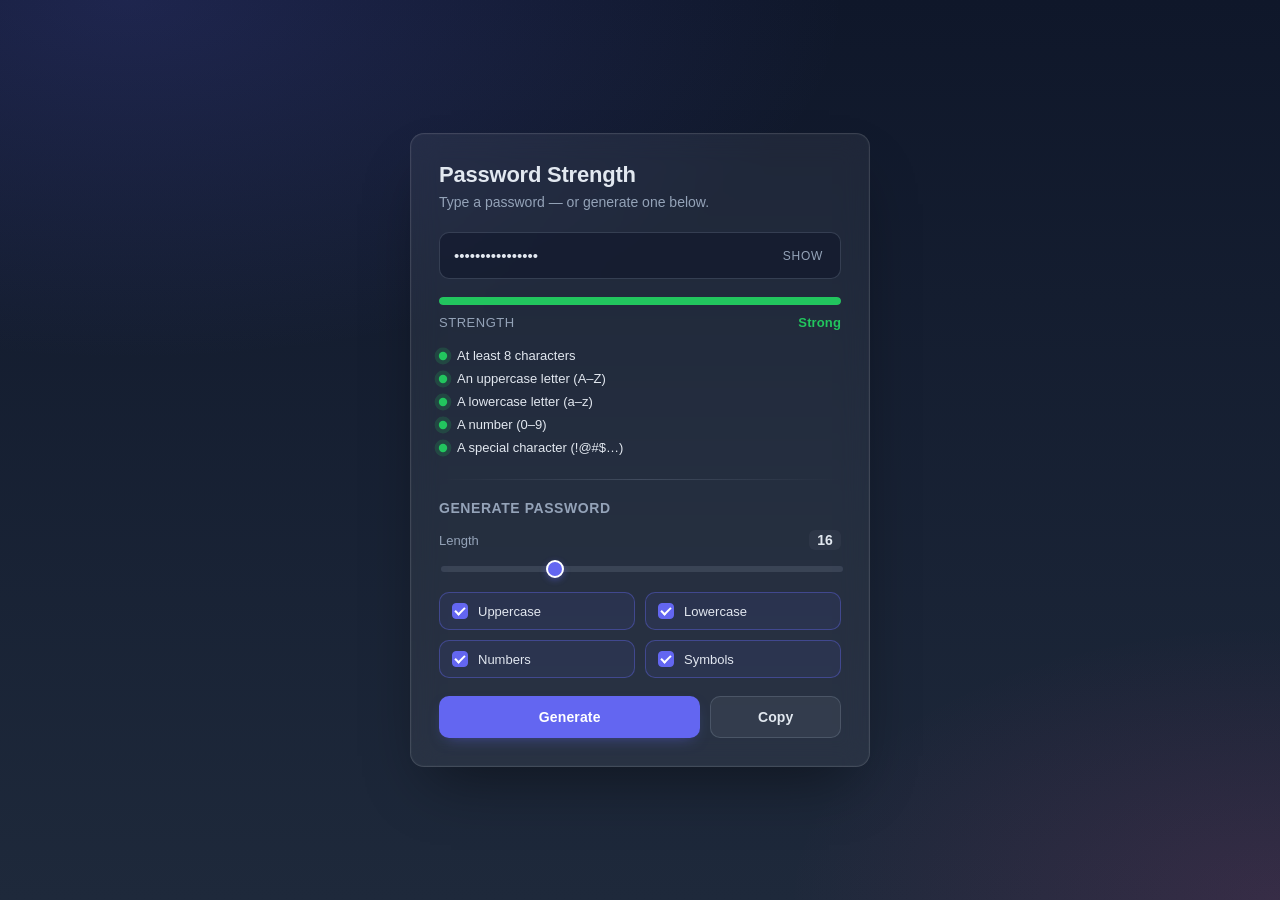
<file: local-vs-cloud-comparison/cloud/index.html>
<!DOCTYPE html>
<html lang="en">
<head>
  <meta charset="UTF-8" />
  <meta name="viewport" content="width=device-width, initial-scale=1.0" />
  <title>Password Strength Checker</title>
  <link rel="stylesheet" href="styles.css" />
</head>
<body>
  <main class="card" role="main">
    <h1 class="card__title">Password Strength</h1>
    <p class="card__subtitle">Type a password — or generate one below.</p>

    <div class="field">
      <input
        id="password"
        type="password"
        class="field__input"
        placeholder="Enter password"
        autocomplete="new-password"
        spellcheck="false"
      />
      <button
        type="button"
        id="toggle"
        class="field__toggle"
        aria-label="Show password"
        aria-pressed="false"
      >
        <span class="field__toggle-icon" aria-hidden="true">show</span>
      </button>
    </div>

    <div class="meter" aria-hidden="true">
      <div id="meter-bar" class="meter__bar"></div>
    </div>

    <div class="status">
      <span id="status-label" class="status__label">Strength</span>
      <span id="status-value" class="status__value">—</span>
    </div>

    <ul id="hints" class="hints" aria-live="polite">
      <li class="hint" data-rule="length">
        <span class="hint__dot"></span>At least 8 characters
      </li>
      <li class="hint" data-rule="uppercase">
        <span class="hint__dot"></span>An uppercase letter (A–Z)
      </li>
      <li class="hint" data-rule="lowercase">
        <span class="hint__dot"></span>A lowercase letter (a–z)
      </li>
      <li class="hint" data-rule="number">
        <span class="hint__dot"></span>A number (0–9)
      </li>
      <li class="hint" data-rule="special">
        <span class="hint__dot"></span>A special character (!@#$…)
      </li>
    </ul>

    <hr class="divider" />

    <section class="generator" aria-label="Password generator">
      <header class="generator__header">
        <h2 class="generator__title">Generate password</h2>
      </header>

      <div class="control">
        <div class="control__row">
          <label for="length" class="control__label">Length</label>
          <span id="length-value" class="control__value">16</span>
        </div>
        <input
          id="length"
          type="range"
          class="slider"
          min="4"
          max="48"
          value="16"
          step="1"
        />
      </div>

      <div class="options" role="group" aria-label="Character types">
        <label class="option">
          <input type="checkbox" data-pool="uppercase" checked />
          <span class="option__box" aria-hidden="true"></span>
          <span class="option__label">Uppercase</span>
        </label>
        <label class="option">
          <input type="checkbox" data-pool="lowercase" checked />
          <span class="option__box" aria-hidden="true"></span>
          <span class="option__label">Lowercase</span>
        </label>
        <label class="option">
          <input type="checkbox" data-pool="number" checked />
          <span class="option__box" aria-hidden="true"></span>
          <span class="option__label">Numbers</span>
        </label>
        <label class="option">
          <input type="checkbox" data-pool="symbol" checked />
          <span class="option__box" aria-hidden="true"></span>
          <span class="option__label">Symbols</span>
        </label>
      </div>

      <div class="actions">
        <button id="generate" type="button" class="btn btn--primary">
          Generate
        </button>
        <button id="copy" type="button" class="btn btn--secondary">
          Copy
        </button>
      </div>
    </section>
  </main>

  <div id="toast" class="toast" role="status" aria-live="polite"></div>

  <script src="script.js"></script>
</body>
</html>
</file>
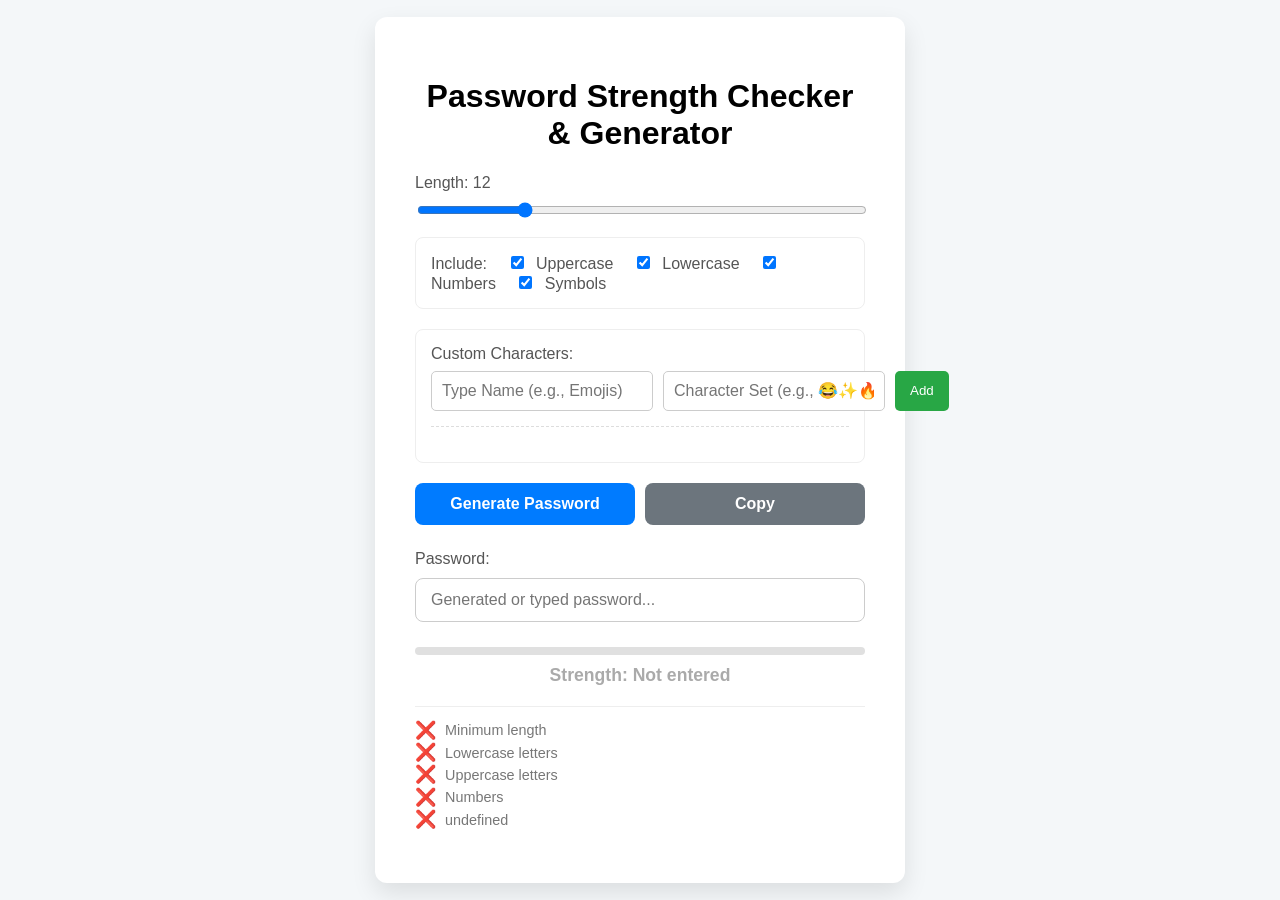
<file: local-vs-cloud-comparison/local/index.html>
<!DOCTYPE html>
<html lang="en">
<head>
    <meta charset="UTF-8">
    <meta name="viewport" content="width=device-width, initial-scale=1.0">
    <title>Password Strength Checker</title>
    <link rel="stylesheet" href="styles.css">
</head>
<body>
    <div class="card">
        <header>
            <h1>Password Strength Checker & Generator</h1>
        </header>

        <div class="controls">
            <!-- Password Length Slider -->
            <div class="control-group">
                <label for="length-slider">Length: <span id="length-value">12</span></label>
                <input type="range" id="length-slider" min="6" max="32" value="12">
            </div>

            <!-- Character Type Controls -->
            <div class="checkbox-group">
                <label>Include:</label>
                <input type="checkbox" id="upper-check" checked> <label for="upper-check">Uppercase</label>
                <input type="checkbox" id="lower-check" checked> <label for="lower-check">Lowercase</label>
                <input type="checkbox" id="number-check" checked> <label for="number-check">Numbers</label>
                <input type="checkbox" id="symbol-check" checked> <label for="symbol-check">Symbols</label>
            </div>

            <!-- Custom Character Types Section -->
            <div class="control-group custom-chars">
                <label>Custom Characters:</label>
                <div class="custom-char-entry">
                    <input type="text" class="custom-char-name" placeholder="Type Name (e.g., Emojis)">
                    <input type="text" class="custom-char-set" placeholder="Character Set (e.g., 😂✨🔥)">
                    <button class="add-custom-btn">Add</button>
                </div>
                <div class="custom-list">
                    <!-- Custom types will be listed here -->
                </div>
            </div>

            <!-- Action Buttons -->
            <div class="action-buttons">
                <button id="generate-btn" class="action-btn">Generate Password</button>
                <button id="copy-btn" class="action-btn disabled" disabled>Copy</button>
            </div>
        </div>

        <div class="input-group">
            <label for="password">Password:</label>
            <input type="password" id="password" placeholder="Generated or typed password...">
        </div>

        <div class="strength-container">
            <div class="progress-bar-wrapper">
                <div id="progress-bar" class="progress-bar"></div>
            </div>
            <p id="strength-text" class="strength-text">Strength: Not entered</p>
        </div >

        <div id="hints" class="validation-hints">
            <!-- Validation hints will be populated here by JavaScript -->
        </div>

        <div id="toast-notification" class="toast"></div>
    </div>

    <script src="script.js"></script>
</body >
</html>
</file>
<file: local-vs-cloud-comparison/cloud/styles.css>
:root {
  --bg-1: #0f172a;
  --bg-2: #1e293b;
  --card-bg: rgba(255, 255, 255, 0.06);
  --card-border: rgba(255, 255, 255, 0.12);
  --text: #e2e8f0;
  --text-muted: #94a3b8;
  --input-bg: rgba(15, 23, 42, 0.6);
  --input-border: rgba(148, 163, 184, 0.25);
  --input-border-focus: #818cf8;
  --track: rgba(148, 163, 184, 0.18);

  --weak: #ef4444;
  --medium: #f59e0b;
  --strong: #22c55e;

  --primary: #6366f1;
  --primary-hover: #818cf8;

  --radius: 14px;
  --transition: 220ms cubic-bezier(0.4, 0, 0.2, 1);
}

* {
  box-sizing: border-box;
}

html,
body {
  margin: 0;
  padding: 0;
  min-height: 100%;
}

body {
  font-family: -apple-system, BlinkMacSystemFont, "Segoe UI", Roboto, Oxygen,
    Ubuntu, Cantarell, "Helvetica Neue", Arial, sans-serif;
  color: var(--text);
  background: radial-gradient(
      1200px 600px at 10% 0%,
      rgba(99, 102, 241, 0.18),
      transparent 60%
    ),
    radial-gradient(
      900px 500px at 100% 100%,
      rgba(236, 72, 153, 0.12),
      transparent 55%
    ),
    linear-gradient(180deg, var(--bg-1), var(--bg-2));
  min-height: 100vh;
  display: grid;
  place-items: center;
  padding: 24px;
}

.card {
  width: 100%;
  max-width: 460px;
  background: var(--card-bg);
  border: 1px solid var(--card-border);
  backdrop-filter: blur(14px);
  -webkit-backdrop-filter: blur(14px);
  border-radius: var(--radius);
  padding: 28px;
  box-shadow: 0 30px 60px -20px rgba(0, 0, 0, 0.45),
    0 0 0 1px rgba(255, 255, 255, 0.02) inset;
  animation: card-in 480ms cubic-bezier(0.2, 0.8, 0.2, 1);
}

@keyframes card-in {
  from {
    opacity: 0;
    transform: translateY(8px) scale(0.985);
  }
  to {
    opacity: 1;
    transform: translateY(0) scale(1);
  }
}

.card__title {
  margin: 0 0 6px;
  font-size: 22px;
  letter-spacing: -0.01em;
}

.card__subtitle {
  margin: 0 0 22px;
  color: var(--text-muted);
  font-size: 14px;
}

.field {
  position: relative;
  margin-bottom: 18px;
}

.field__input {
  width: 100%;
  padding: 14px 70px 14px 14px;
  font-size: 15px;
  color: var(--text);
  background: var(--input-bg);
  border: 1px solid var(--input-border);
  border-radius: 10px;
  outline: none;
  font-family: inherit;
  transition: border-color var(--transition), box-shadow var(--transition),
    background var(--transition);
}

.field__input::placeholder {
  color: var(--text-muted);
}

.field__input:hover {
  border-color: rgba(148, 163, 184, 0.45);
}

.field__input:focus {
  border-color: var(--input-border-focus);
  box-shadow: 0 0 0 4px rgba(129, 140, 248, 0.18);
}

.field__toggle {
  position: absolute;
  top: 50%;
  right: 8px;
  transform: translateY(-50%);
  background: transparent;
  border: 0;
  color: var(--text-muted);
  font-size: 12px;
  letter-spacing: 0.06em;
  text-transform: uppercase;
  padding: 8px 10px;
  border-radius: 8px;
  cursor: pointer;
  transition: color var(--transition), background var(--transition),
    transform var(--transition);
}

.field__toggle:hover {
  color: var(--text);
  background: rgba(255, 255, 255, 0.06);
}

.field__toggle:active {
  transform: translateY(-50%) scale(0.96);
}

.meter {
  height: 8px;
  background: var(--track);
  border-radius: 999px;
  overflow: hidden;
  margin-bottom: 10px;
}

.meter__bar {
  height: 100%;
  width: 0%;
  background: var(--weak);
  border-radius: 999px;
  transition: width var(--transition), background-color var(--transition);
}

.status {
  display: flex;
  justify-content: space-between;
  align-items: baseline;
  margin-bottom: 18px;
  font-size: 13px;
}

.status__label {
  color: var(--text-muted);
  letter-spacing: 0.04em;
  text-transform: uppercase;
}

.status__value {
  font-weight: 600;
  letter-spacing: 0.01em;
  transition: color var(--transition);
}

.status__value[data-level="weak"] {
  color: var(--weak);
}
.status__value[data-level="medium"] {
  color: var(--medium);
}
.status__value[data-level="strong"] {
  color: var(--strong);
}

.hints {
  list-style: none;
  margin: 0;
  padding: 0;
  display: grid;
  gap: 8px;
}

.hint {
  display: flex;
  align-items: center;
  gap: 10px;
  font-size: 13px;
  color: var(--text-muted);
  transition: color var(--transition), transform var(--transition);
}

.hint__dot {
  width: 8px;
  height: 8px;
  border-radius: 50%;
  background: var(--track);
  box-shadow: 0 0 0 2px rgba(148, 163, 184, 0.12);
  transition: background-color var(--transition), box-shadow var(--transition),
    transform var(--transition);
}

.hint.is-met {
  color: var(--text);
}

.hint.is-met .hint__dot {
  background: var(--strong);
  box-shadow: 0 0 0 4px rgba(34, 197, 94, 0.18);
  transform: scale(1.05);
}

/* ---------- Generator ---------- */

.divider {
  border: 0;
  height: 1px;
  background: linear-gradient(
    90deg,
    transparent,
    rgba(148, 163, 184, 0.25),
    transparent
  );
  margin: 24px 0 20px;
}

.generator__header {
  margin-bottom: 14px;
}

.generator__title {
  margin: 0;
  font-size: 14px;
  font-weight: 600;
  letter-spacing: 0.04em;
  text-transform: uppercase;
  color: var(--text-muted);
}

.control {
  margin-bottom: 16px;
}

.control__row {
  display: flex;
  justify-content: space-between;
  align-items: baseline;
  margin-bottom: 8px;
}

.control__label {
  font-size: 13px;
  color: var(--text-muted);
}

.control__value {
  font-size: 14px;
  font-weight: 600;
  font-variant-numeric: tabular-nums;
  color: var(--text);
  background: rgba(255, 255, 255, 0.04);
  padding: 2px 8px;
  border-radius: 6px;
  min-width: 32px;
  text-align: center;
  transition: background var(--transition);
}

.slider {
  -webkit-appearance: none;
  appearance: none;
  width: 100%;
  height: 6px;
  background: var(--track);
  border-radius: 999px;
  outline: none;
  cursor: pointer;
}

.slider::-webkit-slider-thumb {
  -webkit-appearance: none;
  appearance: none;
  width: 18px;
  height: 18px;
  border-radius: 50%;
  background: var(--primary);
  border: 2px solid #fff;
  cursor: pointer;
  box-shadow: 0 2px 6px rgba(99, 102, 241, 0.4);
  transition: transform var(--transition), background var(--transition);
}

.slider::-webkit-slider-thumb:hover {
  background: var(--primary-hover);
  transform: scale(1.1);
}

.slider::-moz-range-thumb {
  width: 18px;
  height: 18px;
  border-radius: 50%;
  background: var(--primary);
  border: 2px solid #fff;
  cursor: pointer;
  box-shadow: 0 2px 6px rgba(99, 102, 241, 0.4);
  transition: transform var(--transition), background var(--transition);
}

.slider::-moz-range-thumb:hover {
  background: var(--primary-hover);
  transform: scale(1.1);
}

.options {
  display: grid;
  grid-template-columns: 1fr 1fr;
  gap: 10px;
  margin-bottom: 18px;
}

.option {
  display: flex;
  align-items: center;
  gap: 10px;
  padding: 10px 12px;
  background: rgba(255, 255, 255, 0.03);
  border: 1px solid rgba(148, 163, 184, 0.15);
  border-radius: 10px;
  cursor: pointer;
  font-size: 13px;
  color: var(--text-muted);
  user-select: none;
  transition: background var(--transition), border-color var(--transition),
    color var(--transition);
}

.option:hover {
  background: rgba(255, 255, 255, 0.05);
  border-color: rgba(148, 163, 184, 0.3);
  color: var(--text);
}

.option input {
  position: absolute;
  opacity: 0;
  pointer-events: none;
}

.option__box {
  width: 16px;
  height: 16px;
  border-radius: 4px;
  border: 1.5px solid rgba(148, 163, 184, 0.5);
  background: transparent;
  position: relative;
  flex-shrink: 0;
  transition: background var(--transition), border-color var(--transition);
}

.option__box::after {
  content: "";
  position: absolute;
  left: 4px;
  top: 1px;
  width: 4px;
  height: 8px;
  border: solid #fff;
  border-width: 0 2px 2px 0;
  transform: rotate(45deg) scale(0);
  transition: transform var(--transition);
}

.option input:checked ~ .option__box {
  background: var(--primary);
  border-color: var(--primary);
}

.option input:checked ~ .option__box::after {
  transform: rotate(45deg) scale(1);
}

.option:has(input:checked) {
  color: var(--text);
  border-color: rgba(99, 102, 241, 0.4);
  background: rgba(99, 102, 241, 0.08);
}

.option input:focus-visible ~ .option__box {
  box-shadow: 0 0 0 3px rgba(129, 140, 248, 0.3);
}

.actions {
  display: grid;
  grid-template-columns: 2fr 1fr;
  gap: 10px;
}

.btn {
  font-family: inherit;
  font-size: 14px;
  font-weight: 600;
  padding: 12px 16px;
  border-radius: 10px;
  border: 1px solid transparent;
  cursor: pointer;
  letter-spacing: 0.01em;
  transition: background var(--transition), border-color var(--transition),
    color var(--transition), transform var(--transition),
    box-shadow var(--transition);
}

.btn:active {
  transform: scale(0.98);
}

.btn:disabled {
  opacity: 0.5;
  cursor: not-allowed;
  transform: none;
}

.btn--primary {
  background: var(--primary);
  color: #fff;
  box-shadow: 0 6px 16px -8px rgba(99, 102, 241, 0.6);
}

.btn--primary:hover:not(:disabled) {
  background: var(--primary-hover);
  box-shadow: 0 10px 22px -8px rgba(99, 102, 241, 0.7);
}

.btn--secondary {
  background: rgba(255, 255, 255, 0.05);
  color: var(--text);
  border-color: rgba(148, 163, 184, 0.25);
}

.btn--secondary:hover:not(:disabled) {
  background: rgba(255, 255, 255, 0.1);
  border-color: rgba(148, 163, 184, 0.45);
}

/* ---------- Toast ---------- */

.toast {
  position: fixed;
  left: 50%;
  bottom: 28px;
  transform: translate(-50%, 20px);
  background: rgba(15, 23, 42, 0.95);
  border: 1px solid rgba(148, 163, 184, 0.25);
  color: var(--text);
  font-size: 13px;
  padding: 10px 16px;
  border-radius: 999px;
  box-shadow: 0 10px 30px -10px rgba(0, 0, 0, 0.6);
  opacity: 0;
  pointer-events: none;
  transition: opacity var(--transition), transform var(--transition);
  z-index: 1000;
}

.toast.is-visible {
  opacity: 1;
  transform: translate(-50%, 0);
}

/* ---------- Mobile ---------- */

@media (max-width: 460px) {
  .card {
    padding: 22px;
    border-radius: 12px;
  }
  .card__title {
    font-size: 20px;
  }
  .options {
    grid-template-columns: 1fr;
  }
  .actions {
    grid-template-columns: 1fr;
  }
}
</file>
<file: local-vs-cloud-comparison/local/styles.css>
/* Global reset and body styling */
body {
    font-family: 'Segoe UI', Tahoma, Geneva, Verdana, sans-serif;
    background-color: #f4f7f9;
    display: flex;
    justify-content: center;
    align-items: center;
    min-height: 100vh;
    margin: 0;
}

/* Card layout */
.card {
    background: #ffffff;
    padding: 40px;
    border-radius: 12px;
    box-shadow: 0 10px 25px rgba(0, 0, 0, 0.1);
    width: 100%;
    max-width: 450px;
    text-align: center;
    transition: box-shadow 0.3s ease;
}

.card:hover {
    box-shadow: 0 15px 35px rgba(0, 0, 0, 0.15);
}

/* Header */
header {
    margin-bottom: 20px;
}

.card-header h1 {
    color: #333;
    font-size: 1.8em;
    margin: 0;
    font-weight: 600;
}

/* Controls and Inputs */
.controls, .input-group {
    margin-bottom: 25px;
    text-align: left;
}

.control-group {
    margin-bottom: 15px;
}

.control-group label {
    display: block;
    font-weight: 500;
    margin-bottom: 8px;
    color: #555;
}

/* Length Slider */
#length-slider {
    width: 100%;
}

/* Checkbox Group */
.checkbox-group {
    padding: 15px;
    border: 1px solid #eee;
    border-radius: 8px;
    margin-top: 10px;
}
.checkbox-group label {
    display: inline-flex;
    align-items: center;
    cursor: pointer;
    font-weight: normal;
    margin-right: 15px;
    color: #555;
}
.checkbox-group input[type="checkbox"] {
    margin-right: 8px;
}

/* Custom Characters */
.custom-chars {
    margin-top: 20px;
    padding: 15px;
    border: 1px solid #eee;
    border-radius: 8px;
}

.custom-char-entry {
    display: flex;
    gap: 10px;
    margin-bottom: 15px;
}

.custom-char-entry input {
    flex-grow: 1;
    padding: 10px;
    border: 1px solid #ccc;
    border-radius: 5px;
    font-size: 1em;
}

.custom-char-entry .add-custom-btn {
    padding: 10px 15px;
    background-color: #28a745;
    color: white;
    border: none;
    border-radius: 5px;
    cursor: pointer;
    transition: background-color 0.2s;
}
.custom-char-entry .add-custom-btn:hover {
    background-color: #218838;
}

.custom-list {
    display: flex;
    flex-wrap: wrap;
    gap: 10px;
    margin-top: 10px;
    padding: 10px 0;
    border-top: 1px dashed #ddd;
}
.custom-list span {
    background-color: #e9ecef;
    padding: 5px 10px;
    border-radius: 5px;
    font-family: monospace;
    font-size: 0.95em;
    user-select: all;
}


/* Action Buttons */
.action-buttons {
    display: flex;
    justify-content: space-between;
    gap: 10px;
    margin-top: 20px;
}

.action-btn {
    flex: 1;
    padding: 12px;
    border: none;
    border-radius: 8px;
    cursor: pointer;
    font-size: 1em;
    font-weight: 600;
    transition: background-color 0.2s, box-shadow 0.2s;
}

#generate-btn {
    background-color: #007bff;
    color: white;
}

#generate-btn:hover:not(:disabled) {
    background-color: #0056b3;
}

#copy-btn {
    background-color: #6c757d;
    color: white;
}

#copy-btn:hover:not(:disabled) {
    background-color: #5a6268;
}

.action-btn:disabled {
    background-color: #ccc;
    cursor: not-allowed;
    box-shadow: none;
}

/* Input Field */
.input-group label {
    display: block;
    margin-bottom: 10px;
    color: #555;
    font-weight: 500;
}

#password {
    width: 100%;
    padding: 12px 15px;
    border: 1px solid #ccc;
    border-radius: 8px;
    box-sizing: border-box;
    font-size: 1em;
    transition: border-color 0.3s, box-shadow 0.3s;
}

#password:focus {
    border-color: #007bff;
    box-shadow: 0 0 5px rgba(0, 123, 255, 0.2);
    outline: none;
}

/* Strength container and progress bar */
.strength-container {
    margin: 20px 0;
}

.progress-bar-wrapper {
    width: 100%;
    height: 8px;
    background-color: #e0e0e0;
    border-radius: 4px;
    overflow: hidden;
    margin-bottom: 10px;
}

.progress-bar {
    height: 100%;
    width: 0;
    transition: width 0.3s cubic-bezier(0.25, 0.8, 0.25, 1); /* Smoother curve */
    border-radius: 4px;
}

.strength-text {
    font-size: 1.1em;
    font-weight: 600;
    margin: 0;
    transition: color 0.3s ease;
}

/* Hints styling */
.validation-hints {
    text-align: left;
    padding: 10px 0;
    font-size: 0.9em;
    color: #777;
    border-top: 1px solid #eee;
}

.validation-hints p {
    margin: 5px 0;
    display: flex;
    align-items: center;
}

.validation-hints span {
    margin-right: 8px;
    font-size: 1.2em;
    line-height: 1;
}

/* Toast Notification */
.toast {
    position: fixed;
    bottom: 20px;
    left: 50%;
    transform: translateX(-50%);
    background-color: rgba(0, 0, 0, 0.8);
    color: white;
    padding: 12px 25px;
    border-radius: 8px;
    box-shadow: 0 4px 12px rgba(0, 0, 0, 0.2);
    opacity: 0;
    transition: opacity 0.3s, transform 0.3s;
    pointer-events: none;
    z-index: 1000;
}

/* Dynamic color utilities */
/* Weak */
.weak { color: #dc3545; }
/* Medium */
.medium { color: #ffc107; }
/* Strong */
.strong { color: #28a745; }
/* None/Default */
.none { color: #aaa; }
</file>
